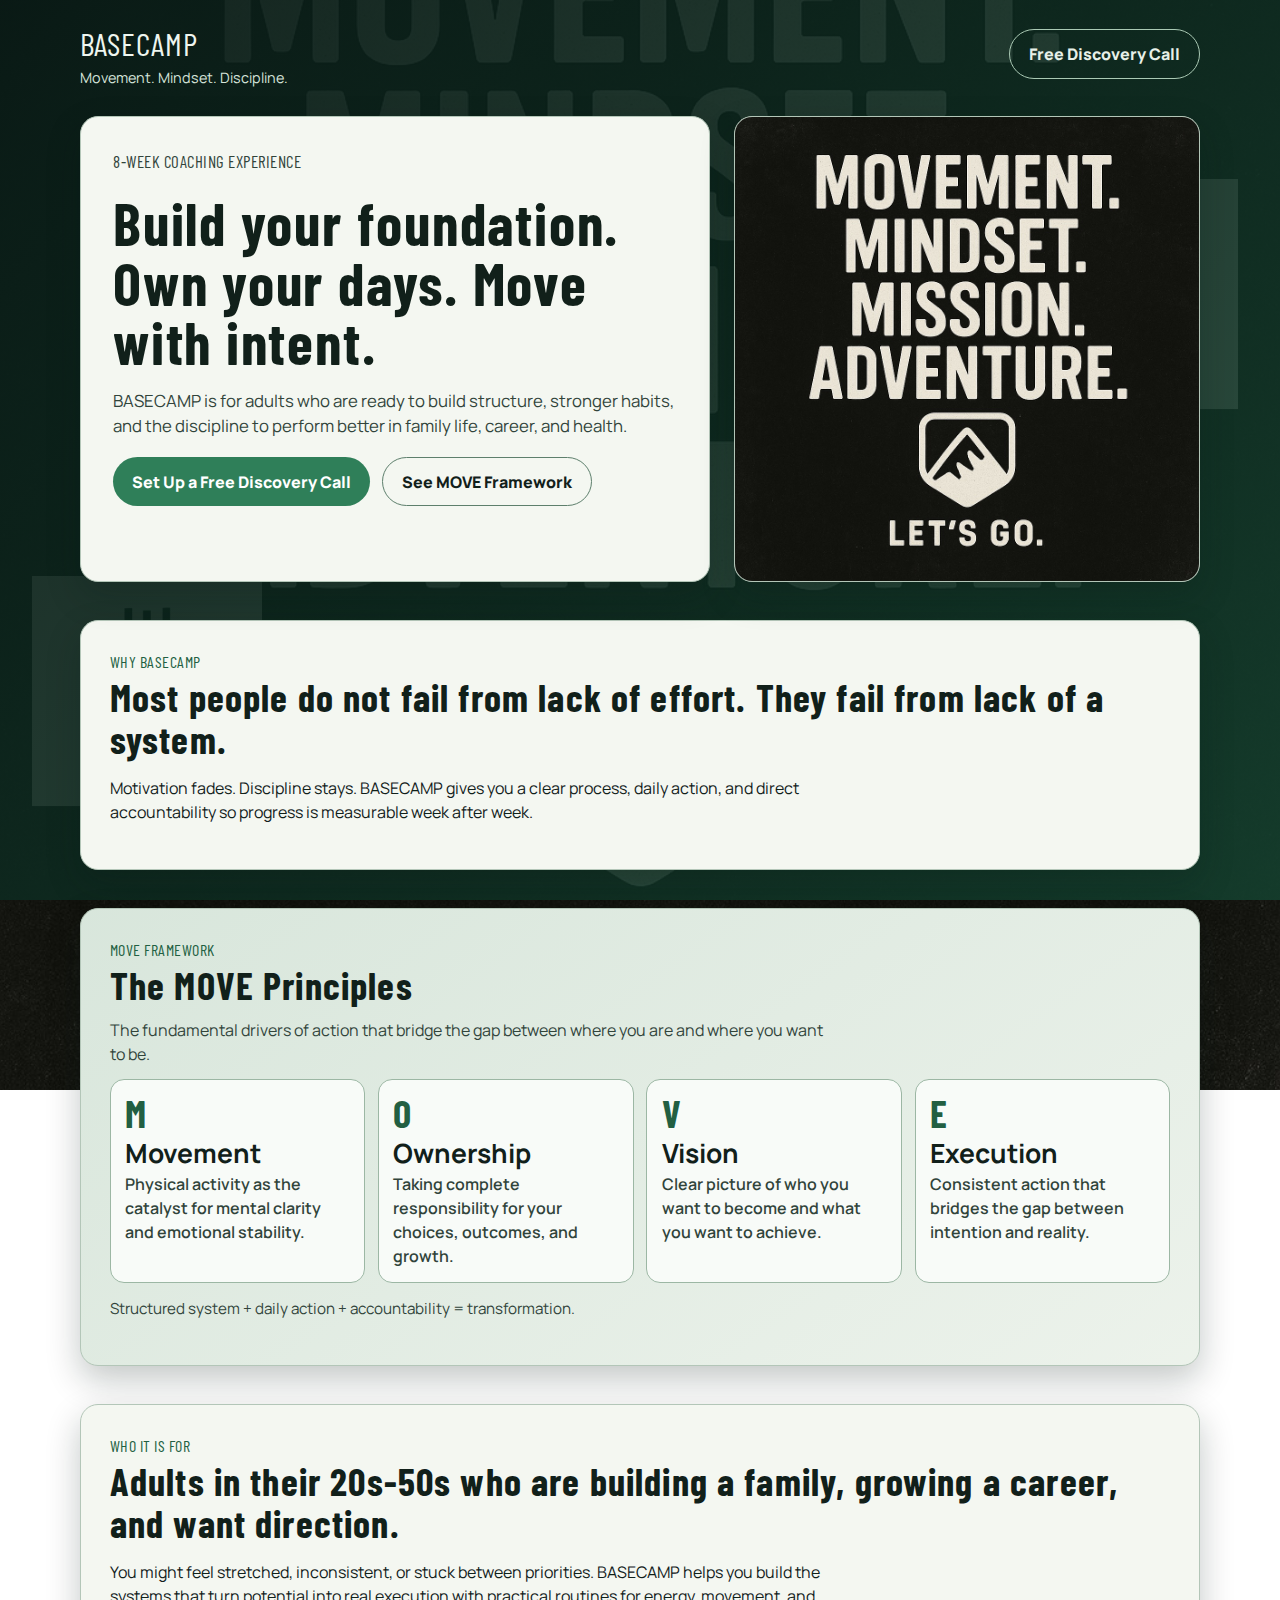
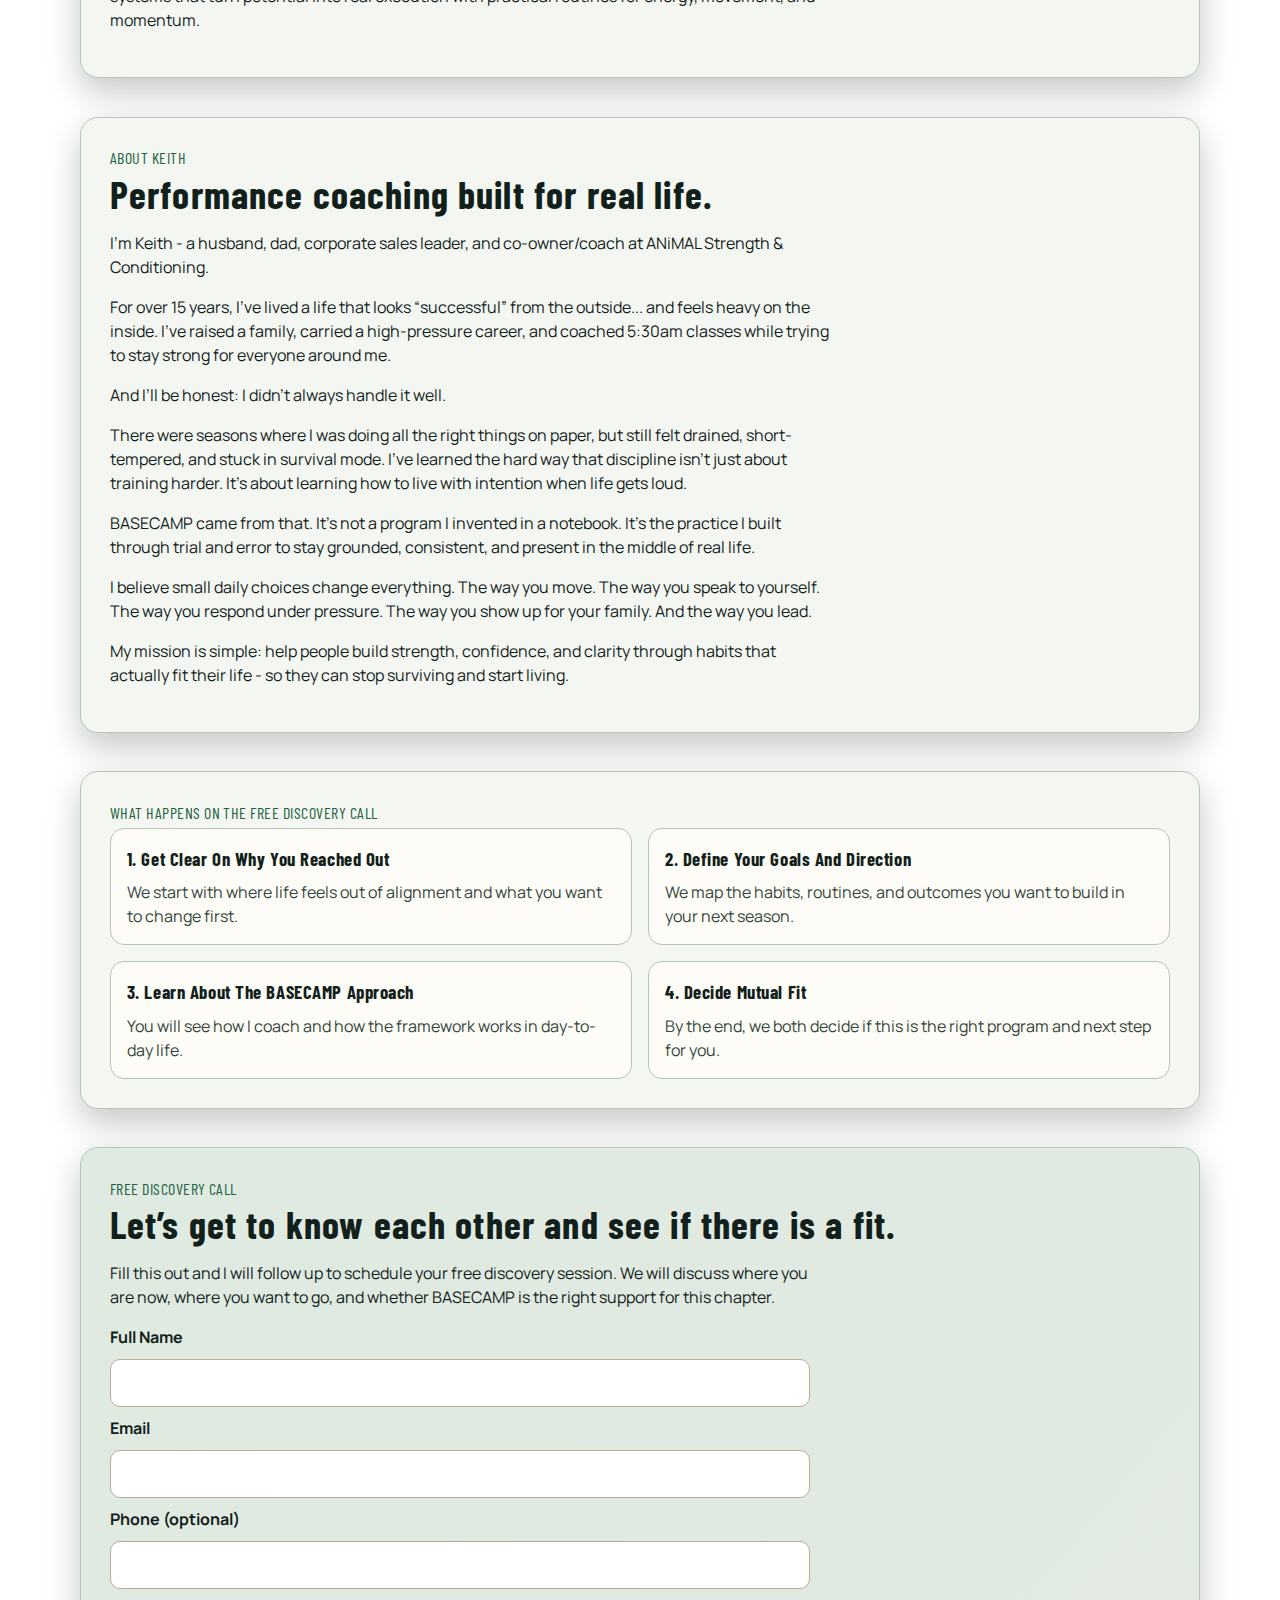
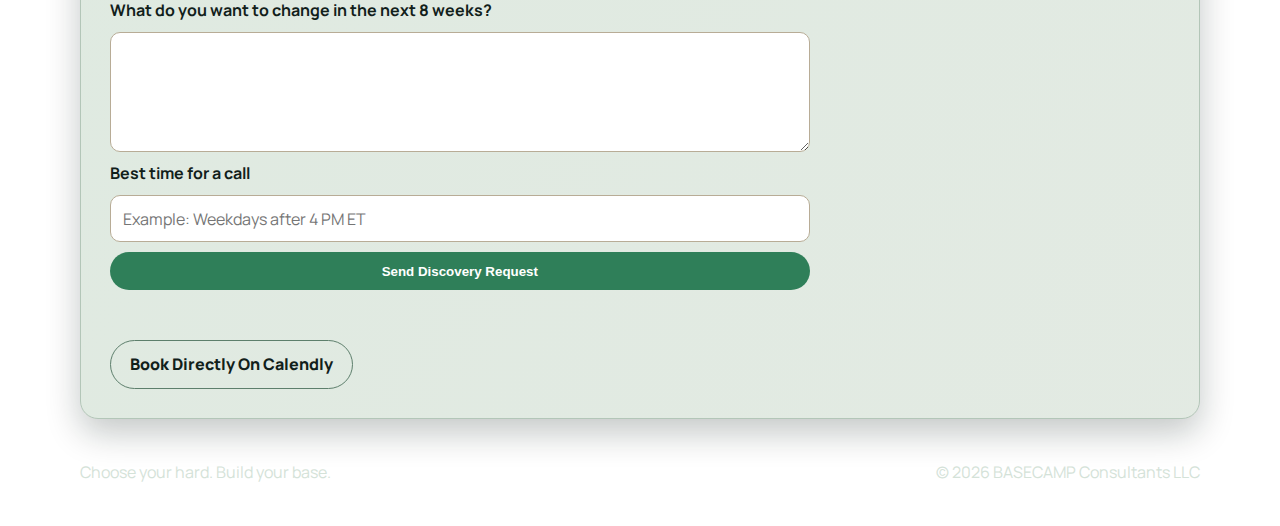
<file: index.html>
<!doctype html>
<html lang="en">
  <head>
    <meta charset="UTF-8" />
    <meta name="viewport" content="width=device-width, initial-scale=1.0" />
    <title>BASECAMP | Build Discipline That Lasts</title>
    <meta
      name="description"
      content="BASECAMP helps adults in their 20s-50s build discipline through movement, mindset, and accountability. Book a free discovery call."
    />
    <link rel="preconnect" href="https://fonts.googleapis.com" />
    <link rel="preconnect" href="https://fonts.gstatic.com" crossorigin />
    <link
      href="https://fonts.googleapis.com/css2?family=Barlow+Condensed:wght@500;700&family=Manrope:wght@400;600;700;800&display=swap"
      rel="stylesheet"
    />
    <link rel="stylesheet" href="styles.css" />
  </head>
  <body>
    <header class="site-header">
      <div class="logo-wrap">
        <p class="kicker">BASECAMP</p>
        <p class="sub-kicker">Movement. Mindset. Discipline.</p>
      </div>
      <a class="btn btn-ghost" href="#discovery-call">Free Discovery Call</a>
    </header>

    <main>
      <section class="hero" id="top">
        <div class="hero-copy">
          <p class="eyebrow">8-Week Coaching Experience</p>
          <h1>Build your foundation. Own your days. Move with intent.</h1>
          <p>
            BASECAMP is for adults who are ready to build structure, stronger habits,
            and the discipline to perform better in family life, career, and health.
          </p>
          <div class="cta-row">
            <a class="btn" href="#discovery-call">Set Up a Free Discovery Call</a>
            <a class="btn btn-ghost" href="#framework">See MOVE Framework</a>
          </div>
        </div>
        <div class="hero-image-wrap">
          <img
            src="Insta%20Teaser%20Image.jpg"
            alt="BASECAMP coaching preview"
            class="hero-image"
          />
        </div>
      </section>

      <section class="section" id="problem">
        <p class="eyebrow">Why BASECAMP</p>
        <h2>Most people do not fail from lack of effort. They fail from lack of a system.</h2>
        <p>
          Motivation fades. Discipline stays. BASECAMP gives you a clear process,
          daily action, and direct accountability so progress is measurable week after week.
        </p>
      </section>

      <section class="section move-spotlight" id="framework">
        <p class="eyebrow">MOVE Framework</p>
        <h2>The MOVE Principles</h2>
        <p class="move-intro">The fundamental drivers of action that bridge the gap between where you are and where you want to be.</p>
        <div class="move-grid">
          <article class="move-card">
            <h3>M</h3>
            <h4>Movement</h4>
            <p>Physical activity as the catalyst for mental clarity and emotional stability.</p>
          </article>
          <article class="move-card">
            <h3>O</h3>
            <h4>Ownership</h4>
            <p>Taking complete responsibility for your choices, outcomes, and growth.</p>
          </article>
          <article class="move-card">
            <h3>V</h3>
            <h4>Vision</h4>
            <p>Clear picture of who you want to become and what you want to achieve.</p>
          </article>
          <article class="move-card">
            <h3>E</h3>
            <h4>Execution</h4>
            <p>Consistent action that bridges the gap between intention and reality.</p>
          </article>
        </div>
        <p class="small-note">Structured system + daily action + accountability = transformation.</p>
      </section>

      <section class="section" id="who">
        <p class="eyebrow">Who It Is For</p>
        <h2>Adults in their 20s-50s who are building a family, growing a career, and want direction.</h2>
        <p>
          You might feel stretched, inconsistent, or stuck between priorities. BASECAMP helps
          you build the systems that turn potential into real execution with practical routines
          for energy, movement, and momentum.
        </p>
      </section>

      <section class="section" id="about">
        <p class="eyebrow">About Keith</p>
        <h2>Performance coaching built for real life.</h2>
        <div class="about-copy">
          <p>I’m Keith - a husband, dad, corporate sales leader, and co-owner/coach at ANiMAL Strength &amp; Conditioning.</p>
          <p>For over 15 years, I’ve lived a life that looks “successful” from the outside... and feels heavy on the inside. I’ve raised a family, carried a high-pressure career, and coached 5:30am classes while trying to stay strong for everyone around me.</p>
          <p>And I’ll be honest: I didn’t always handle it well.</p>
          <p>There were seasons where I was doing all the right things on paper, but still felt drained, short-tempered, and stuck in survival mode. I’ve learned the hard way that discipline isn’t just about training harder. It’s about learning how to live with intention when life gets loud.</p>
          <p>BASECAMP came from that. It’s not a program I invented in a notebook. It’s the practice I built through trial and error to stay grounded, consistent, and present in the middle of real life.</p>
          <p>I believe small daily choices change everything. The way you move. The way you speak to yourself. The way you respond under pressure. The way you show up for your family. And the way you lead.</p>
          <p>My mission is simple: help people build strength, confidence, and clarity through habits that actually fit their life - so they can stop surviving and start living.</p>
        </div>
      </section>

      <section class="section" id="discovery-process">
        <p class="eyebrow">What Happens On The Free Discovery Call</p>
        <div class="process-grid">
          <article class="card">
            <h3>1. Get Clear On Why You Reached Out</h3>
            <p>We start with where life feels out of alignment and what you want to change first.</p>
          </article>
          <article class="card">
            <h3>2. Define Your Goals And Direction</h3>
            <p>We map the habits, routines, and outcomes you want to build in your next season.</p>
          </article>
          <article class="card">
            <h3>3. Learn About The BASECAMP Approach</h3>
            <p>You will see how I coach and how the framework works in day-to-day life.</p>
          </article>
          <article class="card">
            <h3>4. Decide Mutual Fit</h3>
            <p>By the end, we both decide if this is the right program and next step for you.</p>
          </article>
        </div>
      </section>

      <section class="section callout" id="discovery-call">
        <p class="eyebrow">Free Discovery Call</p>
        <h2>Let’s get to know each other and see if there is a fit.</h2>
        <p>
          Fill this out and I will follow up to schedule your free discovery session.
          We will discuss where you are now, where you want to go, and whether BASECAMP is
          the right support for this chapter.
        </p>

        <form id="discoveryForm" class="discovery-form">
          <label for="fullName">Full Name</label>
          <input id="fullName" name="fullName" type="text" required />

          <label for="email">Email</label>
          <input id="email" name="email" type="email" required />

          <label for="phone">Phone (optional)</label>
          <input id="phone" name="phone" type="tel" />

          <label for="goal">What do you want to change in the next 8 weeks?</label>
          <textarea id="goal" name="goal" rows="4" required></textarea>

          <label for="timeWindow">Best time for a call</label>
          <input id="timeWindow" name="timeWindow" type="text" placeholder="Example: Weekdays after 4 PM ET" required />

          <button class="btn" type="submit">Send Discovery Request</button>
          <p class="form-note" id="formNote" aria-live="polite"></p>
        </form>

        <a id="calendlyLink" class="btn btn-ghost" href="https://calendly.com/basecampconsultants/basecamp-discovery-session" target="_blank" rel="noreferrer noopener">Book Directly On Calendly</a>
      </section>
    </main>

    <footer class="site-footer">
      <p>Choose your hard. Build your base.</p>
      <p>&copy; <span id="year"></span> BASECAMP Consultants LLC</p>
    </footer>

    <script src="script.js"></script>
  </body>
</html>
</file>
<file: styles.css>
:root {
  --bg: #0e251f;
  --surface: #f4f7f1;
  --ink: #11201a;
  --ink-soft: #31443b;
  --accent: #2f7f59;
  --accent-dark: #225f42;
  --edge: #b3c6b8;
  --shadow: 0 14px 34px rgba(9, 27, 20, 0.24);
  --radius: 18px;
}

* {
  box-sizing: border-box;
}

html,
body {
  margin: 0;
  padding: 0;
}

body {
  font-family: "Manrope", "Segoe UI", sans-serif;
  color: #eef5ef;
  background:
    linear-gradient(140deg, rgba(8, 24, 20, 0.94), rgba(20, 62, 45, 0.88)),
    radial-gradient(circle at 10% 5%, rgba(95, 172, 132, 0.25), transparent 36%),
    radial-gradient(circle at 90% 95%, rgba(25, 94, 69, 0.23), transparent 34%),
    url("chatgpt-bg-1.png"),
    url("chatgpt-bg-2.png"),
    url("Insta Teaser Image.jpg");
  background-size:
    auto,
    auto,
    auto,
    230px auto,
    230px auto,
    cover;
  background-position:
    center,
    center,
    center,
    right 4% top 24%,
    left 3% bottom 10%,
    center;
  background-repeat: no-repeat;
  background-attachment: fixed;
  line-height: 1.5;
}

h1,
h2,
h3,
.eyebrow,
.kicker {
  font-family: "Barlow Condensed", "Arial Narrow", sans-serif;
  letter-spacing: 0.03em;
  margin-top: 0;
}

.site-header,
.hero,
.section,
.site-footer {
  width: min(1120px, 92vw);
  margin-inline: auto;
}

.site-header {
  display: flex;
  justify-content: space-between;
  align-items: center;
  padding: 1.2rem 0;
}

.kicker {
  font-size: 2rem;
  margin-bottom: 0;
}

.sub-kicker {
  margin: 0;
  color: #d6e4da;
  font-size: 0.9rem;
}

.hero {
  margin-top: 0.5rem;
  display: grid;
  grid-template-columns: 1.15fr 0.85fr;
  gap: 1.5rem;
  align-items: stretch;
}

.hero-copy,
.hero-image-wrap {
  background: var(--surface);
  border: 1px solid var(--edge);
  border-radius: var(--radius);
  box-shadow: var(--shadow);
}

.hero-copy {
  padding: 2rem;
  color: var(--ink);
}

.hero-copy h1 {
  font-size: clamp(2.2rem, 5vw, 3.7rem);
  line-height: 1;
  margin-bottom: 0.9rem;
}

.hero-copy p {
  font-size: 1.05rem;
  color: var(--ink-soft);
  margin-bottom: 1.2rem;
}

.hero-image-wrap {
  overflow: hidden;
  min-height: 320px;
}

.hero-image {
  display: block;
  width: 100%;
  height: 100%;
  object-fit: cover;
}

.section {
  margin-top: 2.4rem;
  background: var(--surface);
  border: 1px solid var(--edge);
  border-radius: var(--radius);
  box-shadow: var(--shadow);
  padding: 1.8rem;
  color: var(--ink);
}

.section h2 {
  font-size: clamp(1.7rem, 3vw, 2.6rem);
  line-height: 1.08;
  margin-bottom: 0.7rem;
}

.section p {
  max-width: 72ch;
}

.eyebrow {
  font-size: 1rem;
  text-transform: uppercase;
  color: var(--accent-dark);
  margin-bottom: 0.2rem;
}

.split {
  display: grid;
  grid-template-columns: repeat(2, minmax(0, 1fr));
  gap: 1rem;
}

.card,
.process-grid .card {
  background: #fefcf6;
  border: 1px solid var(--edge);
  border-radius: 14px;
  padding: 1rem;
}

.card ul {
  margin: 0.5rem 0;
  padding-left: 1.1rem;
}

.small-note {
  color: var(--ink-soft);
  font-size: 0.95rem;
}

.move-spotlight {
  background:
    linear-gradient(145deg, rgba(47, 127, 89, 0.14), rgba(47, 127, 89, 0.04)),
    var(--surface);
}

.move-grid {
  display: grid;
  grid-template-columns: repeat(4, minmax(0, 1fr));
  gap: 0.8rem;
  margin-top: 0.8rem;
}

.move-card {
  border: 1px solid #9cb7a4;
  background: #f8fbf8;
  border-radius: 14px;
  padding: 0.9rem;
}

.move-card h3 {
  font-size: clamp(1.8rem, 3vw, 2.4rem);
  margin: 0;
  color: var(--accent-dark);
  line-height: 1;
}

.move-card h4 {
  margin: 0.45rem 0 0.25rem;
  font-size: 1.65rem;
  line-height: 1;
}

.move-card p {
  margin: 0.35rem 0 0;
  color: var(--ink-soft);
  font-weight: 600;
}

.move-intro {
  margin-top: 0;
  margin-bottom: 0.8rem;
  color: var(--ink-soft);
  max-width: 76ch;
}

.process-grid {
  display: grid;
  grid-template-columns: repeat(2, minmax(0, 1fr));
  gap: 1rem;
}

.process-grid h3 {
  margin-bottom: 0.45rem;
}

.process-grid p {
  margin: 0;
  color: var(--ink-soft);
}

.callout {
  background:
    linear-gradient(130deg, rgba(47, 127, 89, 0.11), rgba(24, 84, 60, 0.08)),
    var(--surface);
}

.discovery-form {
  display: grid;
  gap: 0.6rem;
  max-width: 700px;
}

label {
  font-weight: 700;
}

input,
textarea {
  border: 1px solid #b8ac96;
  border-radius: 10px;
  padding: 0.68rem 0.74rem;
  font: inherit;
  background: #fff;
}

input:focus,
textarea:focus {
  outline: 2px solid rgba(204, 79, 47, 0.32);
  border-color: var(--accent);
}

.cta-row {
  display: flex;
  flex-wrap: wrap;
  gap: 0.7rem;
}

.btn {
  display: inline-flex;
  align-items: center;
  justify-content: center;
  gap: 0.45rem;
  text-decoration: none;
  border: 0;
  border-radius: 999px;
  background: var(--accent);
  color: #fff;
  font-weight: 800;
  cursor: pointer;
  padding: 0.72rem 1.2rem;
  transition: transform 0.2s ease, background 0.2s ease;
}

.btn:hover {
  transform: translateY(-1px);
  background: var(--accent-dark);
}

.btn-ghost {
  background: transparent;
  color: var(--ink);
  border: 1px solid #5d7f6c;
}

.site-header .btn-ghost {
  color: #e7f0e8;
  border-color: #aac9b4;
}

.form-note {
  font-weight: 700;
  margin-top: 0.3rem;
  min-height: 1.2rem;
}

.site-footer {
  display: flex;
  justify-content: space-between;
  flex-wrap: wrap;
  gap: 0.5rem;
  margin-block: 1.6rem;
  color: #d4e2d8;
}

@media (max-width: 900px) {
  .hero,
  .split,
  .process-grid,
  .move-grid {
    grid-template-columns: 1fr;
  }

  .hero-copy h1 {
    font-size: clamp(2rem, 10vw, 3rem);
  }

  .hero-image-wrap {
    min-height: 260px;
  }

  .site-header {
    align-items: flex-start;
    gap: 0.8rem;
    flex-direction: column;
  }

  body {
    background-size:
      auto,
      auto,
      auto,
      150px auto,
      150px auto,
      cover;
  }
}
</file>
